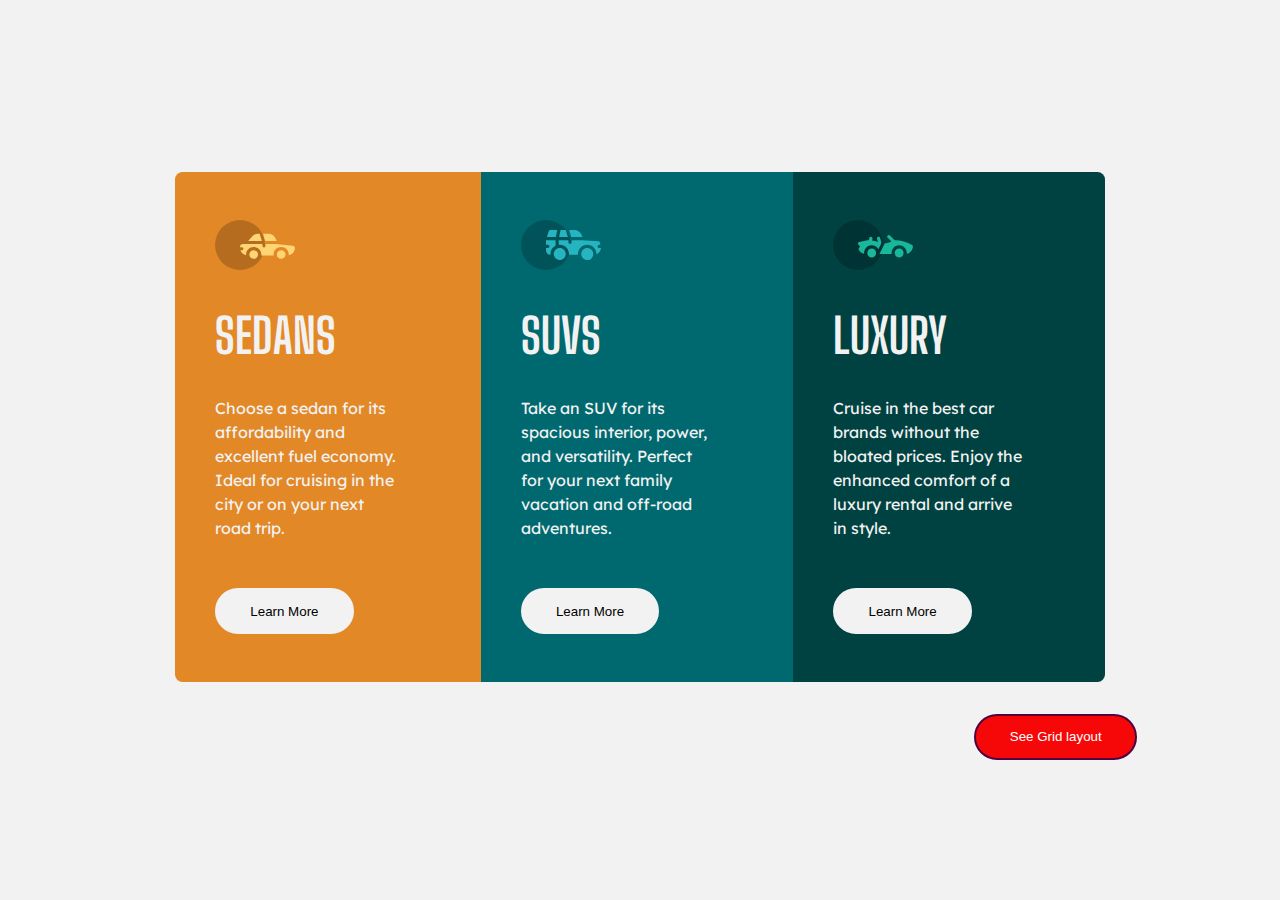
<file: index.html>
<!DOCTYPE html>
<html lang="en">

<head>
    <meta charset="UTF-8">
    <meta http-equiv="X-UA-Compatible" content="IE=edge">
    <meta name="viewport" content="width=device-width, initial-scale=1.0">
    <title>flex-box task</title>
    <link rel="icon" type="image/png" sizes="32x32" href="./images/favicon-32x32.png">
    <link rel="stylesheet" type="text/css" href="./css/style.css">
    <link rel="preconnect" href="https://fonts.googleapis.com">
    <link rel="preconnect" href="https://fonts.gstatic.com" crossorigin>
    <link href="https://fonts.googleapis.com/css2?family=Big+Shoulders+Display:wght@700&family=Lexend+Deca&display=swap"
        rel="stylesheet">
</head>

<body>

    <main>
        <section class="cards-3">
            <article class="card card1">
                <img src="images/icon-sedans.svg" alt="car-icon">
                <h2>Sedans</h2>
                <p>Choose a sedan for its affordability and excellent fuel economy. Ideal for cruising in the city
                    or on your next road trip.</p>
                <button class="btn">Learn More</button>
            </article>

            <article class="card card2">
                <img src="images/icon-suvs.svg" alt="car-icon">
                <h2>SUVs</h2>
                <p>Take an SUV for its spacious interior, power, and versatility. Perfect for your next family vacation
                    and off-road adventures.</p>
                <button class="btn">Learn More</button>
            </article>

            <article class="card card3">
                <img src="images/Flexbox/Copy of icon-luxury.svg" alt="car-icon">
                <h2>Luxury</h2>
                <p>Cruise in the best car brands without the bloated prices. Enjoy the enhanced comfort of a luxury
                    rental and arrive in style.</p>
                <button class="btn">Learn More</button>

            </article>

        </section>



       <a href="grid.html"> <button class="btn2">See Grid layout</button></a>


    </main>
</body>

</html>
</file>
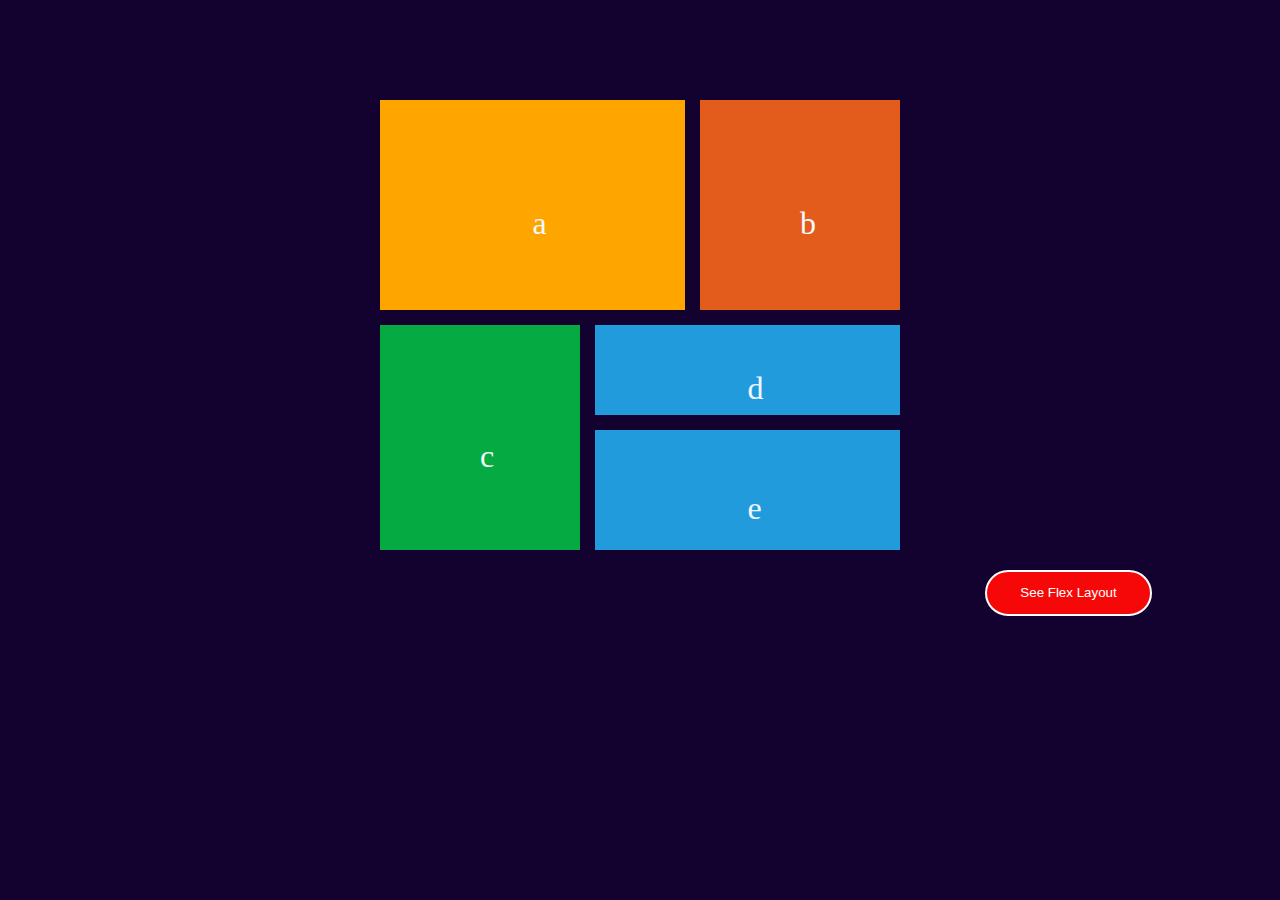
<file: grid.html>
<!DOCTYPE html>
<html lang="en">

<head>
  <meta charset="UTF-8">
  <meta http-equiv="X-UA-Compatible" content="IE=edge">
  <meta name="viewport" content="user-scalable=no, width=device-width, initial-scale=1.0" />
  <meta name="apple-mobile-web-app-capable" content="yes" />
  <title>Zuri Grid task</title>
  <link href="css/grid.css" type="text/css" rel="stylesheet">
</head>

<body>
  <div class="grid-container">
    <div class="div1"> <p> a</p> </div>
    <div class="div2">  <p>b</p> </div>
    <div class="div3"><p>c</p></div>
    <div class="div4"><p>d</p></div>
    <div class="div5"><p>e</p></div>
  </div>



  <a href="index.html"> <button class="btn2">See Flex Layout</button></a>

</body>

</html>
</file>
<file: css/style.css>
*{
	margin: 0 auto;
	padding: 0;
}
body{
	background-color: hsl(0, 0%, 95%);
	height: 100%;
	display: flex;
	flex-direction: column;
	justify-content: center;
		align-content: center;
}

.btn{
	padding: 1em 2.5em;
	border-radius: 5em;
	background-color: hsl(0, 0%, 95%);
	border:  2px solid hsl(0, 0%, 95%);
	
}

.btn2{
	float: right;
	padding: 1em 2.5em;
	color: white;
	border-radius: 5em;
	background-color: hsl(0, 94%, 50%);
	border:  2px solid hsl(313, 98%, 16%);
}

.btn2:hover{
background-color: transparent;
color: black;
}

img{
	width: 80px;
	height: 50px;
	padding-bottom: 1.5em;
}

.cards-3{
	margin: 2em;
	display: flex;
	flex-direction: column;
}

.card{
	max-width: 310px;
	font-family: 'Lexend Deca';
	font-size: 1em;
	line-height: 1.5em;
	padding: 3em 2.5em;
	color: hsl(0, 0%, 95%);
	margin: 0;
	padding-right: 5em;
}
.card h2{
	padding-top:0.5em;
	font-family: 'Big Shoulders Display';
	text-transform: uppercase;
	font-size: 3em;
}

.card p{
	padding: 3em 0;
}
.card1{
	background-color:hsl(31, 77%, 52%) ;
	border-top-right-radius: 7.5px;
	border-top-left-radius: 7.5px;

}
.card2{
	background-color: hsl(184, 100%, 22%);
}
.card3{
	background-color:hsl(179, 100%, 13%);
	border-bottom-right-radius: 7.5px;
	border-bottom-left-radius: 7.5px;
}

.card1 .btn:hover{
	background-color:hsl(31, 77%, 52%) ;
	transition: 0.5s;
	color: hsl(0, 0%, 95%)
}
.card2 .btn:hover{
	background-color: hsl(184, 100%, 22%);
	transition: 0.5s;
	color: hsl(0, 0%, 95%);
	
}
.card3 .btn:hover{
	background-color:hsl(179, 100%, 13%);
	transition: 0.5s;
	color: hsl(0, 0%, 95%)

	
}


@media only screen and (min-width: 1024px) {
	body{
	height: 100vh;
}
	.cards-3{
		flex-direction: row;
		max-width: 930px;
		justify-content: center;
		align-content: center;
		}

		.card1{
	border-top-right-radius: 0px;
	border-top-left-radius: 7.5px;
	border-bottom-left-radius: 7.5px;

}
		.card3{
		border-bottom-left-radius: 0px;
		border-bottom-right-radius: 7.5px;
		border-top-right-radius: 7.5px;
		
}
	}
</file>
<file: css/grid.css>
*{
    margin: 0;
    padding: 0;
    box-sizing: border-box;
}
:root{
    --background-color:#130130;
    --orange:#E35C1C;
    --Yellow-orange:orange;
    --Blue:#229BDD;
    --Green: #05AA42;
}
body{
   width: 100%;
    height: 100%;
    background-color:var(--background-color);
}

div{
    position: relative;
}

p{

    color: aliceblue;
    font-size: 2rem;
    position: absolute;
    top: 50%;
    left: 50%;
}
.grid-container{
    display:grid;
   grid-template-areas: 
  'a a b'
  'c d d'
  'c e e';
  grid-template-columns:200px 90px 200px;
  grid-template-rows:210px 90px 120px;
  gap:15px;
  padding:20px;
  justify-content:center;
 margin-top:80px;				  
}
.div1{
    grid-area: a;
    background-color: var(--Yellow-orange);
}
.div2{
    grid-area: b;
    background-color: var(--orange);
}
.div3{
    grid-area: c;
    background-color: var(--Green);
}
.div4{
    grid-area: d;
    background-color: var(--Blue);
}
.div5{
    grid-area: e;
    background-color: var(--Blue);

}

.btn2{
	float: right;
    margin-right: 10%;
	padding: 1em 2.5em;
	color: white;
	border-radius: 5em;
	background-color: hsl(0, 94%, 50%);
	border:  2px solid hsl(0, 0%, 100%);
}

.btn2:hover{
background-color: transparent;
color:white;
}

@media (min-width:375px) and (max-width:650px){
    .grid-container{
        display:grid;
       grid-template-areas: 
      'a a b'
      'c d d'
      'c e e';
      grid-template-columns:150px 50px 150px;
      grid-template-rows:180px 70px 100px;
      gap:7px;
      padding:10px;
      justify-content:center;
     margin-top:80px;				  
    }

}
</file>
